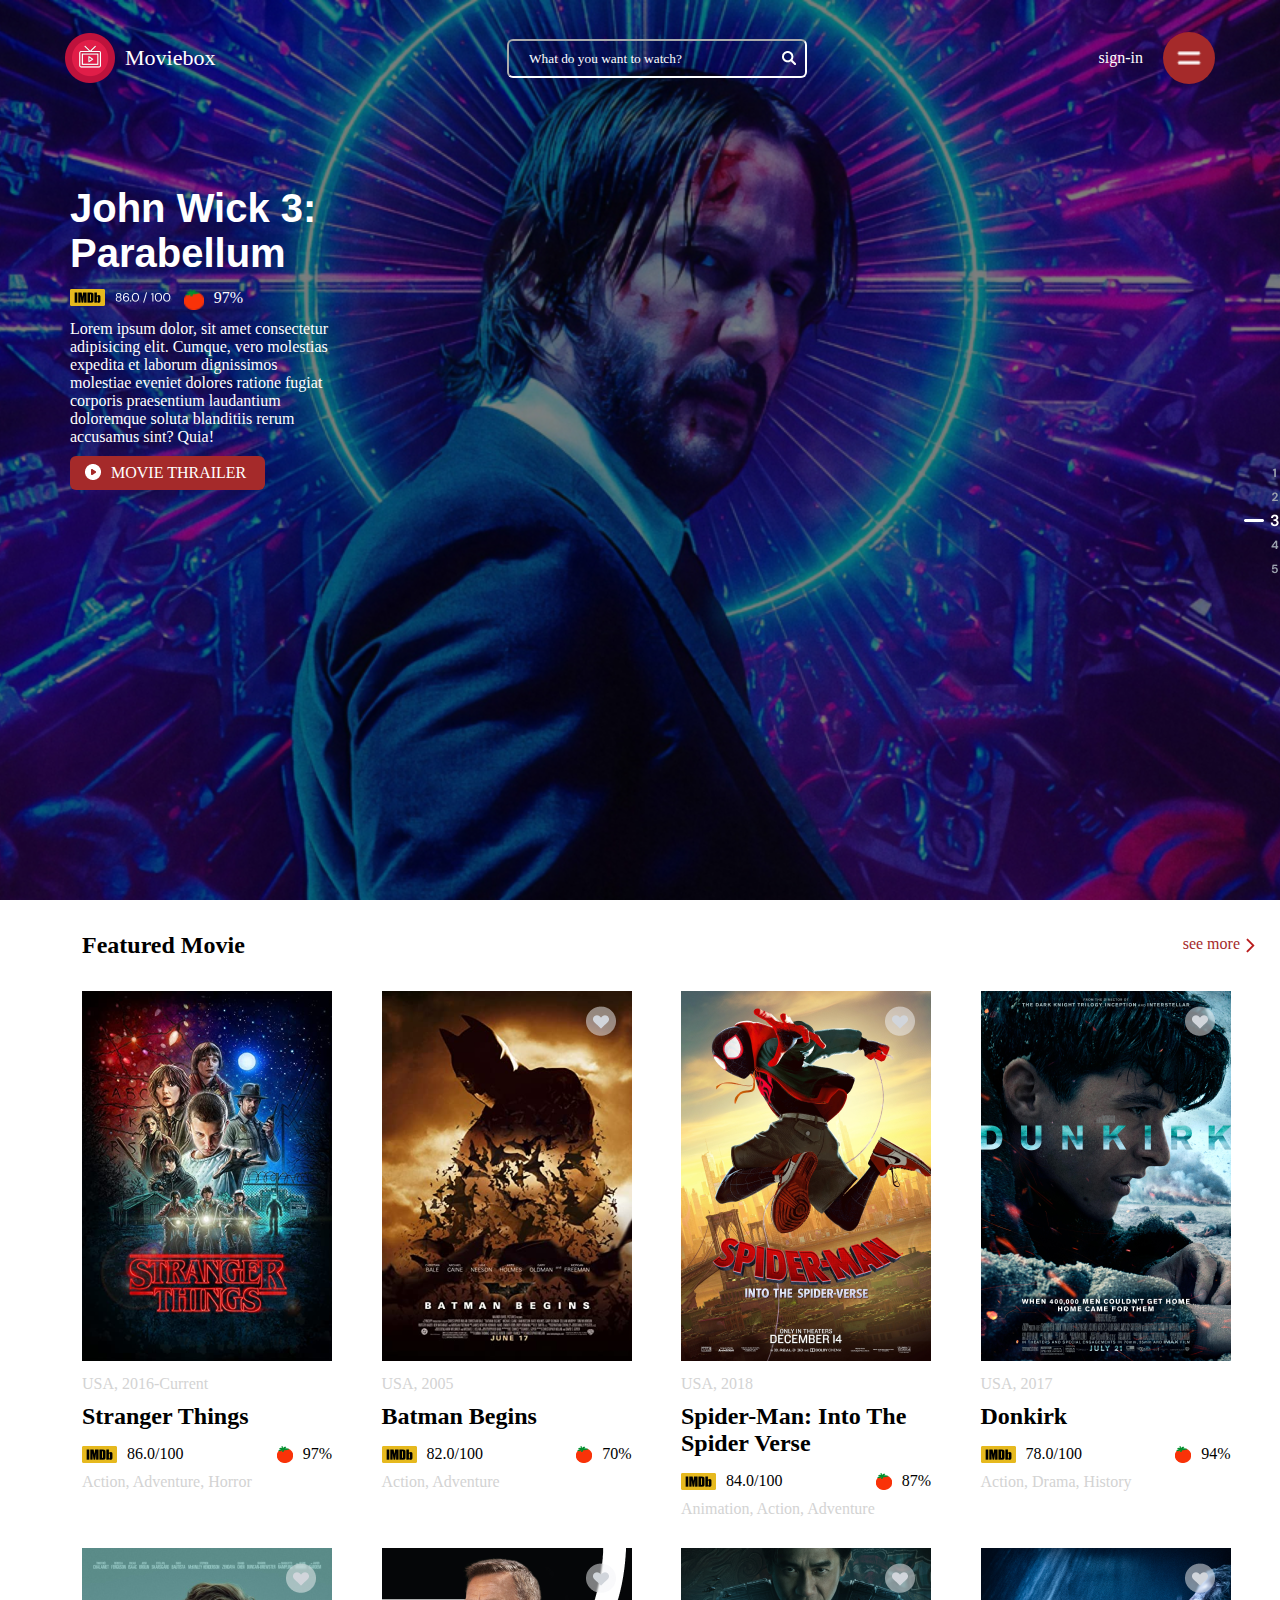
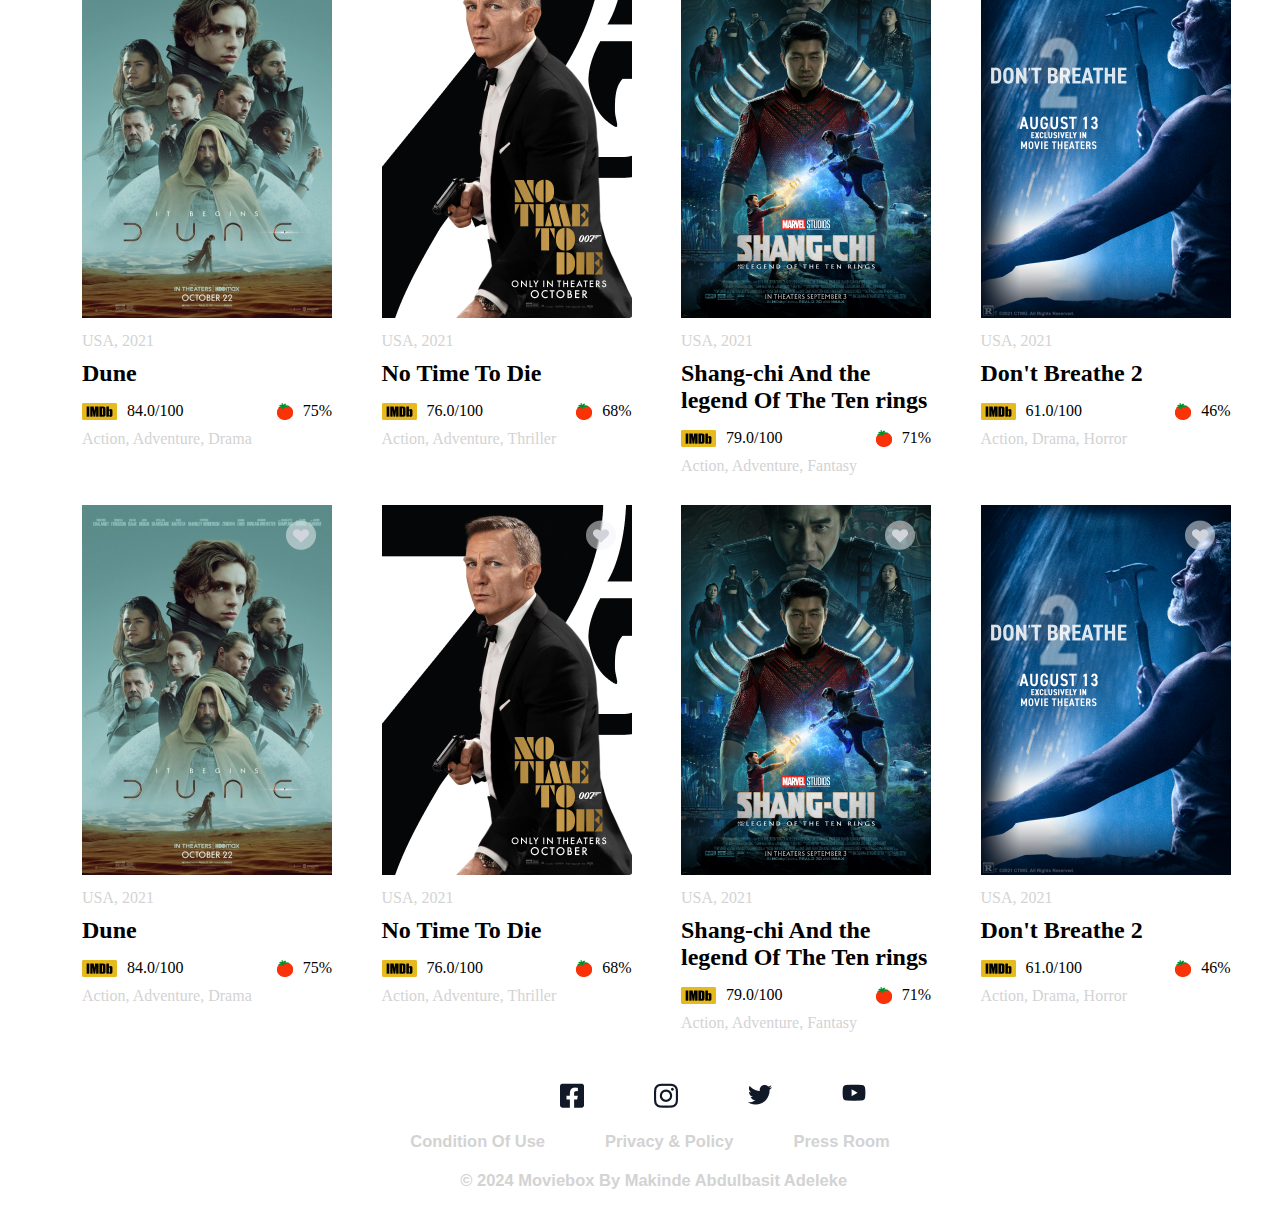
<file: index.html>
<!DOCTYPE html>
<html lang="en">

<head>
    <meta charset="UTF-8">
    <meta name="viewport" content="width=device-width, initial-scale=1.0">
    <title>Moviebox</title>
    <link rel="stylesheet" href="./movbox.css/all.css">
</head>

<body>
    <div id="poster">
        <nav id="navbar">
            <div class="name-icon">
                <img src="./movbox-images/tv.png" alt="play icon">
                <p>Moviebox</p>
            </div>

            <div class="search">
                <input type="search" name="search bar" id="" placeholder="What do you want to watch?">
                <img src="./movbox-images/Search.png" alt="Search"> 
            </div>

            <div class="sign-in">
                <p>sign-in</p>
                <img src="./movbox-images/Menu alt 4.png" alt="">
            </div>
        </nav>
        <div class="navcont">
            <nav id="navbar-2">
                <div class="name-icon">
                    <img src="./movbox-images/tv.png" alt="play icon">
                    <p>Moviebox</p>
                </div>

                <div class="sign-in">
                    <p>sign-in</p>
                    <img src="./movbox-images/Menu alt 4.png" alt="">
                </div>
            </nav>

            <div class="search-2">
                <input type="search" name="search bar" id="" placeholder="What do you want to watch?">
                <img src="./movbox-images/Search.png" alt="Search"> 
            </div>
        </div>
        <div class="head">
            <h1> John Wick 3: <br> Parabellum</h1>
            <div class="imb-tom">
                <div id="smallie">
                    <img src="./movbox-images/IMDB.png" alt="">
                </div>
                <div class="tomato-main">   
                    <img class="tomato" src="./movbox-images/PngItem_1381056 1.png" alt="">
                    <p> 97%</p>
                </div>
            </div>
            

            <div class="text">
                <p> Lorem ipsum dolor, sit amet consectetur adipisicing elit.
                    Cumque, vero molestias expedita et laborum dignissimos molestiae
                    eveniet dolores ratione fugiat corporis praesentium laudantium
                    doloremque soluta blanditiis rerum accusamus sint? Quia!
                </p>
            </div>

            <div class="thrailer">
                <img src="./movbox-images/Play.png" alt=" plat icon">
                <p> Movie Thrailer</p>
            </div>
        </div>

        <div class="menu-4">
            <img src="./movbox-images/Pagination Box.png" alt="">
        </div>
    </div>

    <section class=" wrapper">
        <div class="head-sm">
            <div class="fm"><h2>Featured Movie</h2></div>
            <div class="sm">
                <a href="./movbox.html/movbox2.html">
                    <p>see more</p>
                    <img src="./movbox-images/Chevron right.png" alt="">
                </a>
            </div>
        </div>
        <div class="mov-card">
            <div class="movie-links">
                <div class="mov-cap">
                    <img src="./movbox-images/Poster_film(1).png" alt="">
                    <p> USA, 2016-Current</p>
                </div>
    
                <h2>Stranger Things</h2>
                
                <div class="main-div">
                    <div class="imob">
                        <img src="./movbox-images/MV5BMTk3ODA4Mjc0NF5BMl5BcG5nXkFtZTgwNDc1MzQ2OTE@ 1.png" alt="">
                        <p> 86.0/100</p>
                    </div>
        
                    <div class="tomato">
                        <img src="./movbox-images/PngItem_1381056 1.png" alt="">
                        <p>97%</p>
                    </div>
                    
                </div>
                <div class="about-movie">
                     <p>Action, Adventure, Horror</p>
                </div>
        
            </div>
    
            <div class="movie-links">
                <div class="mov-cap">
                    <img src="./movbox-images/Poster_film  (2).png" alt="">
                    <p> USA, 2005</p>
                </div>
    
                <h2>Batman Begins</h2>
                
                <div class="main-div">
                    <div class="imob">
                        <img src="./movbox-images/MV5BMTk3ODA4Mjc0NF5BMl5BcG5nXkFtZTgwNDc1MzQ2OTE@ 1.png" alt="">
                        <p> 82.0/100</p>
                    </div>
        
                    <div class="tomato">
                        <img src="./movbox-images/PngItem_1381056 1.png" alt="">
                        <p>70%</p>
                    </div>
                    
                </div>
                <div class="about-movie">
                     <p>Action, Adventure</p>
                </div>
        
            </div>
    
            <div class="movie-links">
                <div class="mov-cap">
                    <img src="./movbox-images/Poster_film (3).png" alt="">
                    <p> USA, 2018</p>
                </div>
    
                <h2>Spider-Man: Into The Spider Verse</h2>
                
                <div class="main-div">
                    <div class="imob">
                        <img src="../movbox-images/MV5BMTk3ODA4Mjc0NF5BMl5BcG5nXkFtZTgwNDc1MzQ2OTE@ 1.png" alt="">
                        <p> 84.0/100</p>
                    </div>
        
                    <div class="tomato">
                        <img src="./movbox-images/PngItem_1381056 1.png" alt="">
                        <p>87%</p>
                    </div>
                    
                </div>
                <div class="about-movie">
                     <p>Animation, Action, Adventure</p>
                </div>
            </div>
    
            <div class="movie-links">
                <div class="mov-cap">
                    <img src="./movbox-images/Poster_film(4).png" alt="">
                    <p> USA, 2017</p>
                </div>
    
                <h2>Donkirk</h2>
                
                <div class="main-div">
                    <div class="imob">
                        <img src="./movbox-images/MV5BMTk3ODA4Mjc0NF5BMl5BcG5nXkFtZTgwNDc1MzQ2OTE@ 1.png" alt="">
                        <p> 78.0/100</p>
                    </div>
        
                    <div class="tomato">
                        <img src="./movbox-images/PngItem_1381056 1.png" alt="">
                        <p>94%</p>
                    </div>
                </div>
                <div class="about-movie">
                     <p>Action, Drama, History</p>
                </div>
            </div>
    
            <div class="movie-links">
                <div class="mov-cap">
                    <img src="./movbox-images/Poster_film (5).png" alt="">
                    <p> USA, 2021</p>
                </div>
    
                <h2>Dune</h2>
                
                <div class="main-div">
                    <div class="imob">
                        <img src="./movbox-images/MV5BMTk3ODA4Mjc0NF5BMl5BcG5nXkFtZTgwNDc1MzQ2OTE@ 1.png" alt="">
                        <p> 84.0/100</p>
                    </div>
        
                    <div class="tomato">
                        <img src="./movbox-images/PngItem_1381056 1.png" alt="">
                        <p>75%</p>
                    </div>
                    
                </div>
                <div class="about-movie">
                     <p>Action, Adventure, Drama</p>
                </div>
            </div>
            <div class="movie-links">
                <div class="mov-cap">
                    <img src="./movbox-images/Poster _film(6).png" alt="">
                    <p> USA, 2021</p>
                </div>
    
                <h2>No Time To Die</h2>
                
                <div class="main-div">
                    <div class="imob">
                        <img src="./movbox-images/MV5BMTk3ODA4Mjc0NF5BMl5BcG5nXkFtZTgwNDc1MzQ2OTE@ 1.png" alt="">
                        <p> 76.0/100</p>
                    </div>
        
                    <div class="tomato">
                        <img src="./movbox-images/PngItem_1381056 1.png" alt="">
                        <p>68%</p>
                    </div>
                    
                </div>
                <div class="about-movie">
                     <p>Action, Adventure, Thriller</p>
                </div>
            </div>
    
            <div class="movie-links">
                <div class="mov-cap">
                    <img src="./movbox-images/Poster_film (7).png" alt="">
                    <p> USA, 2021</p>
                </div>
    
                <h2>Shang-chi And the legend Of The Ten rings</h2>
                
                <div class="main-div">
                    <div class="imob">
                        <img src="./movbox-images/MV5BMTk3ODA4Mjc0NF5BMl5BcG5nXkFtZTgwNDc1MzQ2OTE@ 1.png" alt="">
                        <p> 79.0/100</p>
                    </div>
        
                    <div class="tomato">
                        <img src="./movbox-images/PngItem_1381056 1.png" alt="">
                        <p>71%</p>
                    </div>
                    
                </div>
                <div class="about-movie">
                     <p>Action, Adventure, Fantasy</p>
                </div>
            </div>
    
            <div class="movie-links">
                <div class="mov-cap">
                    <img src="./movbox-images/Poster _film(8).png" alt="">
                    <p> USA, 2021</p>
                </div>
    
                <h2>Don't Breathe 2</h2>
                
                <div class="main-div">
                    <div class="imob">
                        <img src="./movbox-images/MV5BMTk3ODA4Mjc0NF5BMl5BcG5nXkFtZTgwNDc1MzQ2OTE@ 1.png" alt="">
                        <p> 61.0/100</p>
                    </div>
        
                    <div class="tomato">
                        <img src="./movbox-images/PngItem_1381056 1.png" alt="">
                        <p>46%</p>
                    </div>
                    
                </div>
                <div class="about-movie">
                     <p>Action, Drama, Horror</p>
                </div>
        
            </div>
    
            <div class="movie-links">
                <div class="mov-cap">
                    <img src="./movbox-images/Poster_film (5).png" alt="">
                    <p> USA, 2021</p>
                </div>
    
                <h2>Dune</h2>
                
                <div class="main-div">
                    <div class="imob">
                        <img src="./movbox-images/MV5BMTk3ODA4Mjc0NF5BMl5BcG5nXkFtZTgwNDc1MzQ2OTE@ 1.png" alt="">
                        <p> 84.0/100</p>
                    </div>
        
                    <div class="tomato">
                        <img src="./movbox-images/PngItem_1381056 1.png" alt="">
                        <p>75%</p>
                    </div>
                    
                </div>
                <div class="about-movie">
                     <p>Action, Adventure, Drama</p>
                </div>
            </div>
    
            <div class="movie-links">
                <div class="mov-cap">
                    <img src="./movbox-images/Poster _film(6).png" alt="">
                    <p> USA, 2021</p>
                </div>
    
                <h2>No Time To Die</h2>
                
                <div class="main-div">
                    <div class="imob">
                        <img src="./movbox-images/MV5BMTk3ODA4Mjc0NF5BMl5BcG5nXkFtZTgwNDc1MzQ2OTE@ 1.png" alt="">
                        <p> 76.0/100</p>
                    </div>
        
                    <div class="tomato">
                        <img src="./movbox-images/PngItem_1381056 1.png" alt="">
                        <p>68%</p>
                    </div>
                    
                </div>
                <div class="about-movie">
                     <p>Action, Adventure, Thriller</p>
                </div>
            </div>
    
            <div class="movie-links">
                <div class="mov-cap">
                    <img src="./movbox-images/Poster_film (7).png" alt="">
                    <p> USA, 2021</p>
                </div>
    
                <h2>Shang-chi And the legend Of The Ten rings</h2>
                
                <div class="main-div">
                    <div class="imob">
                        <img src="./movbox-images/MV5BMTk3ODA4Mjc0NF5BMl5BcG5nXkFtZTgwNDc1MzQ2OTE@ 1.png" alt="">
                        <p> 79.0/100</p>
                    </div>
        
                    <div class="tomato">
                        <img src="./movbox-images/PngItem_1381056 1.png" alt="">
                        <p>71%</p>
                    </div>
                    
                </div>
                <div class="about-movie">
                     <p>Action, Adventure, Fantasy</p>
                </div>
            </div>
    
            <div class="movie-links">
                <div class="mov-cap">
                    <img src="./movbox-images/Poster _film(8).png" alt="">
                    <p> USA, 2021</p>
                </div>
    
                <h2>Don't Breathe 2</h2>
                
                <div class="main-div">
                    <div class="imob">
                        <img src="./movbox-images/MV5BMTk3ODA4Mjc0NF5BMl5BcG5nXkFtZTgwNDc1MzQ2OTE@ 1.png" alt="">
                        <p> 61.0/100</p>
                    </div>
        
                    <div class="tomato">
                        <img src="./movbox-images/PngItem_1381056 1.png" alt="">
                        <p>46%</p>
                    </div>
                    
                </div>
                <div class="about-movie">
                    <p>Action, Drama, Horror</p>
               </div>
            </div>   
        </div>
    
        </div>
        
       </div> 

    </section>

    <div class="foot">
        <footer>

            <div class="socials">
                <a><img src="./movbox-images/fa-brands_facebook-square.png" alt=""> </a>
                <a> <img src="./movbox-images/fa-brands_instagram.png" alt=""></a>
                <a> <img src="./movbox-images/fa-brands_twitter.png" alt=""></a>
                <a> <img src="./movbox-images/fa-brands_youtube.png" alt=""></a>
            </div>

            <div class="options">
                <h2>Condition Of Use</h2>
                <h2> Privacy & Policy</h2>
                <h2> Press Room</h2>
            </div>
            
            <div class="copyright">
                <h2>&copy; 2024 Moviebox By Makinde Abdulbasit Adeleke</h2>
            </div>
        
        </footer>
    </div>   
</body>
</html>
</file>
<file: movbox.css/all.css>
* {
    padding: 0px;
    margin: 0px;
}

#poster {
    background-image: url(../movbox-images/Poster.jpg);
    height: 100vh;
    width: 100vw;
    background-repeat: no-repeat;
    background-position: center;
    background-size: cover;
    display: table;
}

#navbar {
    display: flex;
    align-items: center;
    justify-content: space-between;
    padding: 32px 65px;
}

.name-icon {
    display: flex;
    align-items: center;
    gap: 10px;
}

.name-icon p {
    font-family: serif;
    font-size: 22px;
    color: #fff;
}

.search {
    position: relative;
}

.search-2 {
    display: none;
}

#navbar-2 {
    display: none;
}

.search img {
    position: absolute;
    right: 10px; 
    top: 50%;
    transform: translateY(-50% );
}

.search input {
   padding: 10px 20px ;
   background: transparent;
   width: 300px;
   border-color: white;
   border-radius: 6px;
   color: #fff;
}

.sign-in {
    display: flex;
    align-items: center;
    gap: 10px;
}

.sign-in p {
    color: #fff;
}

.sign-in img {
    background: brown;
    margin-left: 10px;
    height: 32px;
    width: 32px;
    padding: 10px;
    border-radius: 50%;
}



::placeholder {
    color: #fff;
    font-family: serif;
    
}

.head {
    margin: 70px 0px 70px 70px;
    width: 300px;
}

.head h1 {
    color: #fff;
    font-size: 40px;
    line-height: 45px;
    font-family: sans-serif;
    margin-bottom: 13px;
}

.imb-tom {
    display: flex;
    gap: 13px;
}

.tomato-main {
    display: flex;
    gap: 10px;
}

.tomato-main p {
    color: #fff;
    float: right;
    margin-right: 125px;
}

.text {
    width: 270px;
}

.text p {
    color: white;
    margin: 10px 0px 10px 0px;
}

.thrailer {
    background-color: brown;
    width: 65%;
    text-transform: uppercase;
    border-radius: 6px;
}

.thrailer img{
    margin: 6px 8px 0px 13px ;
    float: left;
    
}

.thrailer p {
   margin-right: 5px; 
   padding: 8px;
   color: #fff;
}

.menu-4 {
   float: right;
   position: absolute;
   right: 0;
   bottom: 320px;
   
}

.menu-4 img {
   color: white;
}

.head-sm {
    display: flex;
    align-items: center;
    justify-content: space-between;
    padding: 32px 0px;
    width: 100%;
}

.sm a {
    display: flex;
    align-items: flex-start;
    text-decoration: none;
}

.sm a p {
    color: brown;
}

.wrapper {
    width: 100vw;  
}

.wrapper p {
   color: lightgray;
}

.wrapper h2 {
   width: 250px;
}

.head-sm {
    display: flex;
    justify-content: space-between;
    width: 100%;
}

.fm {
    padding-left: 82px;
}

.sm {
    padding-right: 20px;
}

.mov-card {
    display: flex;
    flex-flow: row wrap;
    width: fit-content;
    padding-left: 82px;
}

.movie-links {
    width: 25%;

}

.mov-cap p {
    padding: 10px 0px 10px 0px;
}

.main-div {
    display: flex;
    align-items: center;
    justify-content: space-between; 
    width: 250px;
    padding: 15px 0px 10px 0px;
}

.main-div p {
   color: black;
}

.imob {
    display: flex;
    align-items: center;
    gap: 10px;
}

.tomato {
    display: flex;
    align-items: center;
    gap: 10px;
}

.about-movie  p {
    padding-bottom: 30px;
}

.foot {
    display: flex;
    align-items: center;
    justify-content: center;
    width: 100%;
    padding: 10px;
    font-family: Verdana, Geneva, Tahoma, sans-serif;
    font-size: 11px;
}

.foot h2 {
    color: lightgray;
}

.socials {
    display: flex;
    justify-content: space-between;
    width: 200px;
    padding:  10px 10px 10px 160px;
    gap: 70px;
}

.options {
    display: flex;
    justify-content: space-between;
    gap: 60px;
    padding: 10px;
}

.copyright {
    padding:  10px 10px 10px 60px;
}

/* side */

.side {
    position: sticky;
    top: 0;
    left: 0;
    width: 20%;
    height: calc(100vh - 2px);
    border: 1px solid gray;
    border-radius: 0 50px 50px 0;
}

.head-2 a { 
        display: flex;
        align-items: center;
        gap: 10px;
        padding: 15px 0px 15px 20px;
        text-decoration: none;
        transition: 0.3s;
}
    
.head-2 p {
        font-family: serif;
        font-size: 22px;
        color: #000;
}

nav ul li  div {
        display: flex;
        align-items: center;
        gap: 10px;
        padding: 20px;
        color: gray;
        font-size: 20px;
        font-family: Verdana, Geneva, Tahoma, sans-serif;
}

nav ul li :hover {
    background-color: lightpink;
    border-right: 4px solid brown;
    color: brown;
    cursor: pointer;
}

nav ul li div :hover {
   border: none;
}

.quiz-player {
    background-color: rgb(238, 226, 228);
    padding:4.5px 10px 0px 10px;
    margin:15px 40px 0px 40px;
    border: 1px solid brown;
    border-radius: 35px;
}

.quiz {
    padding: 20px 15px 10px 10px;
    font-size: 15px;
    color: darkslategrey;
}

.player {
    padding: 0px 15px 10px 10px;
    color: dimgray;
}
    
.sp {
    display: flex;
    justify-content: center;
    padding: 10px;
}

.sp, .log-out :hover{
    cursor: pointer;
}

.sp p {
    background-color: lightpink;
    padding: 10px;
    border: 1px solid gray;
    border-radius: 35px;
    color: brown;
    font-size: 20px;
}

.log-out {
    display: flex;
    justify-content: center;
    gap: 10px;
    padding: 20px;
}

.log-out p {
    padding-top: 5px;
   font-size: 20px; 
   font-style: 20px;
}

.section-1 {
    display: flex;
}

.cont-side2 {
    padding: 30px;
    width: 80%;
}

.side2 {
    gap: 30px;
    width: 100%;
    position: relative;
}

.rectangle,
.rectangle img {
width: 100%;
}

.rectangle img {
    object-fit: cover;
}

.eclipse {
    display: flex;
    justify-content: center;
    align-items: center;
    position: absolute;
    left: 50%;
    top: 50%;
    background-color: #fff5;
    padding: 32px;
    border-radius: 50%;
    transform: translate(-50%, -50%);
}

.eclipse:hover {
    background-color: #fff9;
    cursor: pointer;
}

.below-1 {
    width: 65%;
}

.topAD {
    display: flex;
    gap: 10px;
    padding: 25px 15px 0px 18px;
    font-family: 'Franklin Gothic Medium', 'Arial Narrow', Arial, sans-serif;
}

.top-m {
    font-size: 25px;
}

.actdra {
    display: flex;
    font-size: 15px;
    gap: 15px;
    color: brown;
}

.actdra p {
    border: 1px solid lightgray;
    border-radius: 250px;
    padding: 3.5px;
}

.story {
    padding: 15px;
}

.story p {
    font-family: Georgia, 'Times New Roman', Times, serif;
    line-height: 35px;
    font-size: 21.5px;
}

.directors {
    padding: 10px 0px 20px 20px;
    font-family: Georgia, 'Times New Roman', Times, serif;
    line-height: 33px;
    font-size: 22px;
}

.brown {
    color: brown;
}

.rate-award {
    display: flex;
    gap: 10px;
    margin-left: 12px;
    font-family: Georgia, 'Times New Roman', Times, serif;
    border: 1px solid lightgray;
    border-radius: 15px;
    position: relative;
}

.rate {
    background-color: brown;
    color: #fff;
    padding: 13px 20px 9px 20px;
    border: 1px solid transparent;
    border-radius: 15px;
    font-size: 17px;
}

.award {
    display: flex;
    padding: 15px 20px 13px 20px;
    font-size: 17px;
}

.award img {
    position: absolute;
    left: 92%;
    bottom: 11.5%;
}

.below-2 {
    width: 28.5%;
    padding: 25px;
}

.star-no {
    font-family: 'Franklin Gothic Medium', 'Arial Narrow', Arial, sans-serif;
    display: flex;
    justify-content: end;
    gap: 10px;
    margin: 0px 0px 20px 0px ;
}

.number {
    padding: 5px;
    font-size: 20px;
}

.gray {
    color: gray;
}

.no-bord {
    color: darkslategray ;
    padding: 5px;
    font-size: 20px;
}

.showT {
    display: flex;
    justify-content: center;
    background-color: brown;
    color: white;
    border: 1px solid transparent;
    border-radius: 15px;
    margin: 20px 0px;
}

.showT p {
    font-size: 20px;
    padding: 10px 15px;
    font-family:   Arial, sans-serif;
}

.showT img {
    padding: 10px 0px 10px 0px;
    font-family:   Arial, sans-serif;
}

.list-more {
    display: flex;
    justify-content: center;
    background-color:  rgb(239, 207, 212);
    border: 1px solid brown ;
    border-radius: 15px;
    margin: 0px 0px 22px 0px;
}

.list-more p {
    font-size: 20px;
    padding: 10px 15px;
    font-family:   Arial, sans-serif;
}

.list-more img {
    padding: 10px 0px 10px 0px;
    font-family:   Arial, sans-serif;
}

.movmov-p {
    background-image: url(../movbox-images/Rectangle\ 37.png);
    background-size: 100%;
    background-repeat: no-repeat;
    height: 100vh;
    position: relative;
}

.list-best {
    display: flex;
    justify-content: center;
    gap: 10px;
    background-color: #0003;
    color: white;
    width: 99%;
    position: absolute;
    top: 158.5px;
    border: 1px solid transparent;
    border-radius: 8px;
}

.list-best p {
    padding: 5px;
}

.below {
    display: flex;
}

.menu-icon {
    font-size: 30x;
    cursor: pointer;
    position: absolute;
    top: 10px;
    right: 10px;
    z-index: 1001;
    color: #333;
    background-color: #fff;
    padding: 10px;
    border-radius: 4px;
    display: none;
}

.menu-toggle {
    display: none;
}
 
@media screen and (max-width:768px){
    * {
        padding: 0;
        margin: 0;
    }
   
    .fm {
       padding-left: 20px;

    }

    .sm {
        padding-right: 0px;
    }

    .search-2 {
        display: flex;
        justify-content: start;
    }

    .navcont {
        width: 100vw;
    }
    
    #navbar {
        display: none;
    }

    #navbar-2 {
        display: flex;
        justify-content: space-between;
        padding: 10px;
    }
    
    #navbar-2 .sign-in {
        padding-bottom: 11px;
    }

    #navbar-2 .sign-in p {
        padding-bottom: 11px;
    }

    .name-icon {
        padding-bottom: 15px;
    }

    .search {
       display: none;
    }

    .search-2 {
       justify-content: start;
       padding: 15px;
    }

    .search-2 img {
        position: absolute;
        top: 115px;
        left: 260px;
        transform: translate(-50% 0 0 -50% );
        color: #fff;

    }
    
    .search-2 input {
       padding: 13px 20px ;
       background: transparent;
       width: 300px;
       border-color: white;
       border-radius: 6px;
       color: #fff;
    }

    .mov-card {
        flex-flow:row wrap;
        justify-content: end;
        width: 90%;
        padding: 10px  0px 10px 19px;
    }

    .movie-links {
        width: 100%;
       
    }

    .mov-cap img {
        width: 100%;
        height: 100%;
    }

    .socials {
        justify-content: end;
    }

   .side {
    transform: translateX(-100%);
    height: 100vh;
    width: 50%;
    position: fixed;
    top: 0;
    background: white;
    z-index: 1000;
   } 

   .head-2 a { 
    padding: 20px 0px 20px 20px;
   }

   .menu-icon {
    display: block;
    position: fixed;
   }

   .menu-toggle:checked ~ .side {
    transform: translateX(0);
   }
   
   .quiz-player {
    padding:4.5px 5px 0px 5px;
    margin:15px 25px 0px 20px;
   }

   .quiz {
    font-size: 20px;
   }

   .sp p {
    text-wrap: nowrap;
    font-size: 13px;
   }

   .log-out {
    margin-top: 20px;
   }

   .rectangle img {
    width: 100%;
   }

   .below {
    flex-direction: column;
    width: 100%;
   }

   .below-1 {
    width: 100%;
   }

   .top-m {
    flex-direction: row;
    text-wrap: wrap;
    font-size: 13px;
   }

   .story {
    width: 100%;
    text-wrap: wrap;
   }

   .story p {
    font-size: 18px;
   }

   .directors {
    width: 100%;
    font-weight: 30px;
    line-height: 40px;
    font-size: 18px;
   }

   .rate-award {
    flex-direction: column;
   }

   .rate {
    text-align: center;
   }

   .award p {
    padding-left: 50px;
   }

   .award img {
    padding-right: 15px;
   }

   .below-2 {
    width: 100%;
    padding: 5px;
   }

   .star-no {
    justify-content: start;
   }

   .list-best {
    margin-top: 0px;
    line-height: 30px;
   }

   .foot{
    padding: 0;
    width: 100%;
    justify-content: center;
   }

   .options {
    padding-left: 30px;
   }

   div .wrapper {
    padding: 0;
   }

   }
</file>
